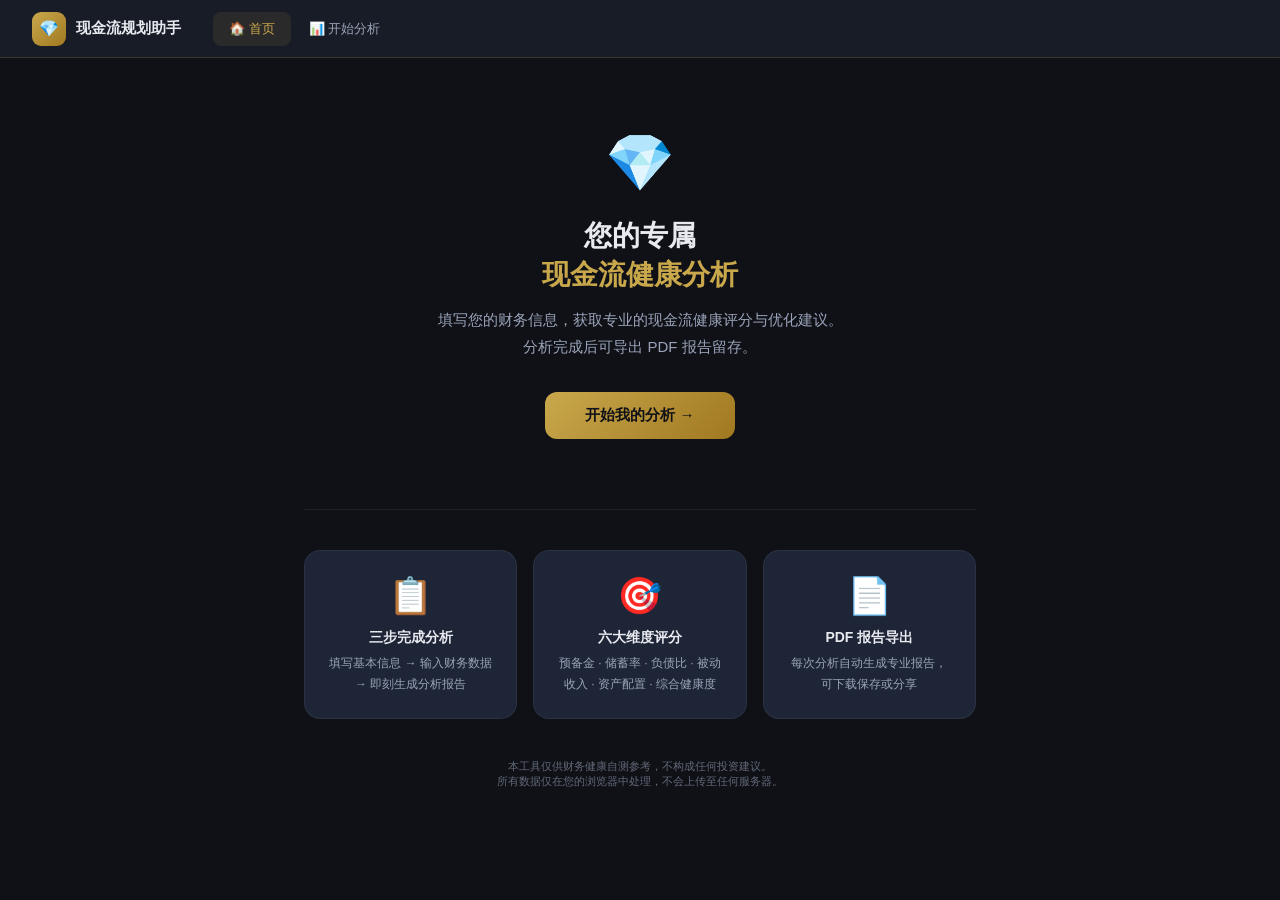
<file: index.html>
﻿<!DOCTYPE html>
<html lang="zh-CN">
<head>
<meta charset="UTF-8"/><meta name="viewport" content="width=device-width,initial-scale=1"/>
<title>现金流规划助手 · 专业财务健康分析</title>
<link rel="stylesheet" href="assets/style.css"/>
</head>
<body>

<nav class="nav">
  <a class="nav-brand" href="index.html">
    <div class="nav-logo">💎</div>
    <span class="nav-title">现金流规划助手</span>
  </a>
  <div class="nav-links">
    <a class="nav-link active" data-page="index" href="index.html">🏠 首页</a>
    <a class="nav-link" data-page="planner" href="planner.html">📊 开始分析</a>
  </div>
</nav>

<div class="main" style="text-align:center;max-width:720px">
  <div style="padding:40px 0 30px">
    <div style="font-size:56px;margin-bottom:20px">💎</div>
    <h1 style="font-size:28px;font-weight:800;margin-bottom:12px;line-height:1.4">您的专属<br><span class="c-gold">现金流健康分析</span></h1>
    <p style="font-size:15px;color:var(--text2);max-width:500px;margin:0 auto 32px;line-height:1.8">填写您的财务信息，获取专业的现金流健康评分与优化建议。<br>分析完成后可导出 PDF 报告留存。</p>
    <button class="btn btn-gold" style="font-size:15px;padding:14px 40px;border-radius:12px" onclick="location.href='planner.html'">开始我的分析 →</button>
  </div>

  <hr class="gd" style="margin:40px 0"/>

  <div class="grid3" style="margin-bottom:40px;text-align:left">
    <div class="card" style="text-align:center">
      <div style="font-size:36px;margin-bottom:12px">📋</div>
      <div style="font-size:14px;font-weight:600;margin-bottom:6px">三步完成分析</div>
      <div style="font-size:12px;color:var(--text2);line-height:1.7">填写基本信息 → 输入财务数据 → 即刻生成分析报告</div>
    </div>
    <div class="card" style="text-align:center">
      <div style="font-size:36px;margin-bottom:12px">🎯</div>
      <div style="font-size:14px;font-weight:600;margin-bottom:6px">六大维度评分</div>
      <div style="font-size:12px;color:var(--text2);line-height:1.7">预备金 · 储蓄率 · 负债比 · 被动收入 · 资产配置 · 综合健康度</div>
    </div>
    <div class="card" style="text-align:center">
      <div style="font-size:36px;margin-bottom:12px">📄</div>
      <div style="font-size:14px;font-weight:600;margin-bottom:6px">PDF 报告导出</div>
      <div style="font-size:12px;color:var(--text2);line-height:1.7">每次分析自动生成专业报告，可下载保存或分享</div>
    </div>
  </div>

  <div style="font-size:11px;color:var(--text2);opacity:.6">
    本工具仅供财务健康自测参考，不构成任何投资建议。<br>
    所有数据仅在您的浏览器中处理，不会上传至任何服务器。
  </div>
</div>

<script src="assets/app.js"></script>
<script>initNav('index');</script>
</body>
</html>
</file>
<file: assets/style.css>
:root{
  --gold:#c9a84c;--gold-light:#f0d080;--dark:#0f1117;--dark2:#181c26;
  --dark3:#232a3a;--card:#1e2536;--card2:#252d40;
  --text:#e8eaf0;--text2:#9aa3b8;--text3:#c5cad8;
  --green:#3ecf8e;--red:#e05555;--blue:#4d8fff;--purple:#8b5cf6;
  --orange:#f59e0b;
  --border:rgba(201,168,76,0.18);--border2:rgba(255,255,255,0.06);
  --shadow:0 4px 32px rgba(0,0,0,0.45);
}
*{box-sizing:border-box;margin:0;padding:0}
body{font-family:-apple-system,BlinkMacSystemFont,"PingFang SC","Microsoft YaHei",sans-serif;background:var(--dark);color:var(--text);min-height:100vh;display:flex;flex-direction:column}

/* ── NAV ── */
.nav{background:var(--dark2);border-bottom:1px solid var(--border);padding:0 32px;display:flex;align-items:center;height:58px;position:sticky;top:0;z-index:100;gap:0}
.nav-brand{display:flex;align-items:center;gap:10px;text-decoration:none;margin-right:32px}
.nav-logo{width:34px;height:34px;background:linear-gradient(135deg,var(--gold),#a07820);border-radius:9px;display:flex;align-items:center;justify-content:center;font-size:16px}
.nav-title{font-size:15px;font-weight:700;color:var(--text)}
.nav-links{display:flex;gap:2px;flex:1}
.nav-link{padding:8px 16px;border-radius:8px;font-size:13px;color:var(--text2);text-decoration:none;transition:all .2s;display:flex;align-items:center;gap:6px}
.nav-link:hover{color:var(--text);background:rgba(255,255,255,.05)}
.nav-link.active{color:var(--gold);background:rgba(201,168,76,.1)}
.nav-actions{margin-left:auto;display:flex;gap:8px;align-items:center}
.nav-badge{background:rgba(62,207,142,.15);border:1px solid rgba(62,207,142,.3);color:var(--green);padding:3px 10px;border-radius:20px;font-size:11px}

/* ── LAYOUT ── */
.main{flex:1;max-width:1280px;width:100%;margin:0 auto;padding:32px 24px}
.page-header{margin-bottom:28px}
.page-title{font-size:22px;font-weight:700}
.page-sub{font-size:14px;color:var(--text2);margin-top:4px}
.grid2{display:grid;grid-template-columns:1fr 1fr;gap:20px}
.grid3{display:grid;grid-template-columns:repeat(3,1fr);gap:16px}
.grid4{display:grid;grid-template-columns:repeat(4,1fr);gap:16px}

/* ── CARDS ── */
.card{background:var(--card);border:1px solid var(--border2);border-radius:16px;padding:24px}
.card.gb{border-color:var(--border)}
.card-title{font-size:14px;font-weight:600;color:var(--gold);margin-bottom:16px;display:flex;align-items:center;gap:8px}
.card-title .ico{font-size:16px}

/* ── KPI ── */
.kpi{background:var(--card);border:1px solid var(--border2);border-radius:14px;padding:18px 20px}
.kpi .lbl{font-size:12px;color:var(--text2);margin-bottom:6px}
.kpi .val{font-size:24px;font-weight:700}
.kpi .sub{font-size:12px;color:var(--text2);margin-top:4px}

/* ── COLORS ── */
.c-green{color:var(--green)}.c-red{color:var(--red)}.c-gold{color:var(--gold)}.c-blue{color:var(--blue)}.c-purple{color:var(--purple)}.c-orange{color:var(--orange)}

/* ── FORMS ── */
.fg{margin-bottom:14px}
.fg label{display:block;font-size:12px;color:var(--text2);margin-bottom:5px}
.fg input,.fg select,.fg textarea{width:100%;background:var(--dark3);border:1px solid var(--border2);color:var(--text);padding:9px 13px;border-radius:9px;font-size:13px;outline:none;transition:border-color .2s;font-family:inherit}
.fg input:focus,.fg select:focus,.fg textarea:focus{border-color:var(--gold)}
.fg textarea{resize:vertical;min-height:80px}
.fg .unit{position:relative}
.fg .unit input{padding-right:48px}
.uf{position:absolute;right:12px;top:50%;transform:translateY(-50%);font-size:11px;color:var(--text2)}
.frow{display:grid;grid-template-columns:1fr 1fr;gap:12px}
.frow3{display:grid;grid-template-columns:1fr 1fr 1fr;gap:12px}

/* ── BUTTONS ── */
.btn{padding:9px 18px;border-radius:9px;font-size:13px;font-weight:600;cursor:pointer;transition:all .2s;border:none;display:inline-flex;align-items:center;gap:6px}
.btn-gold{background:linear-gradient(135deg,var(--gold),#a07820);color:var(--dark)}
.btn-gold:hover{opacity:.9;transform:translateY(-1px)}
.btn-ghost{background:transparent;border:1px solid var(--border2);color:var(--text3)}
.btn-ghost:hover{border-color:var(--gold);color:var(--gold)}
.btn-green{background:rgba(62,207,142,.15);border:1px solid rgba(62,207,142,.3);color:var(--green)}
.btn-green:hover{background:rgba(62,207,142,.25)}
.btn-red{background:rgba(224,85,85,.12);border:1px solid rgba(224,85,85,.3);color:var(--red)}
.btn-red:hover{background:rgba(224,85,85,.2)}
.btn-full{width:100%;justify-content:center;padding:12px}
.btn-sm{padding:6px 12px;font-size:12px}

/* ── TABLE ── */
.tbl{width:100%;border-collapse:collapse}
.tbl th{font-size:11px;color:var(--text2);text-transform:uppercase;letter-spacing:.8px;padding:8px 12px;text-align:left;border-bottom:1px solid var(--border2)}
.tbl td{padding:12px;border-bottom:1px solid var(--border2);font-size:13px;color:var(--text3)}
.tbl tr:last-child td{border-bottom:none}
.tbl tr:hover td{background:rgba(255,255,255,.02)}

/* ── BADGES ── */
.badge{display:inline-flex;align-items:center;padding:3px 10px;border-radius:20px;font-size:11px;font-weight:600}
.badge-green{background:rgba(62,207,142,.15);color:var(--green);border:1px solid rgba(62,207,142,.25)}
.badge-yellow{background:rgba(201,168,76,.15);color:var(--gold);border:1px solid var(--border)}
.badge-red{background:rgba(224,85,85,.12);color:var(--red);border:1px solid rgba(224,85,85,.25)}
.badge-blue{background:rgba(77,143,255,.12);color:var(--blue);border:1px solid rgba(77,143,255,.25)}

/* ── PROGRESS ── */
.pw{margin-bottom:12px}
.ph{display:flex;justify-content:space-between;font-size:12px;margin-bottom:5px;color:var(--text2)}
.pt{height:7px;background:var(--dark3);border-radius:99px;overflow:hidden}
.pf{height:100%;border-radius:99px;transition:width .8s ease}

/* ── ADVICE BLOCKS ── */
.ab{background:var(--card2);border:1px solid var(--border2);border-radius:13px;padding:16px 18px;margin-bottom:12px}
.ab.urgent{border-color:rgba(224,85,85,.35)}.ab.warn{border-color:rgba(240,208,128,.3)}.ab.good{border-color:rgba(62,207,142,.3)}
.ah{display:flex;align-items:center;gap:8px;font-size:13px;font-weight:600;margin-bottom:8px}
.dot{width:7px;height:7px;border-radius:50%;flex-shrink:0}
.dot.r{background:var(--red)}.dot.y{background:var(--gold-light)}.dot.g{background:var(--green)}.dot.b{background:var(--blue)}
.abody{font-size:12px;color:var(--text3);line-height:1.8}
.abody strong{color:var(--text)}

/* ── WISDOM ── */
.wc{background:var(--card2);border-left:3px solid var(--gold);border-radius:0 10px 10px 0;padding:12px 14px;margin-bottom:10px}
.wa{font-size:10px;color:var(--gold);font-weight:700;margin-bottom:5px;text-transform:uppercase;letter-spacing:.8px}
.wt{font-size:12px;color:var(--text3);line-height:1.7}

/* ── SCORE RING ── */
.ring-wrap{display:flex;flex-direction:column;align-items:center}
.ring{position:relative;width:110px;height:110px}
.ring-center{position:absolute;top:50%;left:50%;transform:translate(-50%,-50%);text-align:center}
.ring-center .n{font-size:28px;font-weight:800;color:var(--gold)}
.ring-center .l{font-size:10px;color:var(--text2)}

/* ── TIMELINE ── */
.timeline{position:relative;padding-left:24px}
.timeline::before{content:'';position:absolute;left:7px;top:0;bottom:0;width:2px;background:var(--border2)}
.tl-item{position:relative;margin-bottom:20px}
.tl-dot{position:absolute;left:-20px;top:4px;width:14px;height:14px;border-radius:50%;border:2px solid var(--gold);background:var(--dark)}
.tl-dot.filled{background:var(--gold)}
.tl-time{font-size:11px;color:var(--text2);margin-bottom:4px}
.tl-title{font-size:13px;font-weight:600;color:var(--text);margin-bottom:4px}
.tl-body{font-size:12px;color:var(--text3);line-height:1.7}

/* ── TABS ── */
.tabs{display:flex;gap:4px;margin-bottom:20px;flex-wrap:wrap}
.tab{padding:7px 16px;border-radius:8px;font-size:12px;cursor:pointer;border:1px solid transparent;color:var(--text2);background:transparent;transition:all .2s}
.tab.active{background:var(--card);border-color:var(--border);color:var(--gold)}
.tp{display:none}.tp.active{display:block}

/* ── MODAL ── */
.modal-overlay{position:fixed;inset:0;background:rgba(0,0,0,.7);z-index:200;display:none;align-items:center;justify-content:center}
.modal-overlay.show{display:flex}
.modal{background:var(--card);border:1px solid var(--border);border-radius:18px;padding:28px;width:90%;max-width:520px;max-height:90vh;overflow-y:auto;animation:fu .25s ease}
.modal-title{font-size:16px;font-weight:700;margin-bottom:20px;display:flex;justify-content:space-between;align-items:center}
.modal-close{background:none;border:none;color:var(--text2);font-size:20px;cursor:pointer;padding:0 4px}
.modal-close:hover{color:var(--text)}

/* ── EMPTY STATE ── */
.empty{text-align:center;padding:60px 20px}
.empty .ico{font-size:48px;margin-bottom:12px;opacity:.4}
.empty .msg{font-size:15px;color:var(--text2);margin-bottom:16px}

/* ── TOAST ── */
#toast{position:fixed;bottom:24px;right:24px;z-index:300;display:flex;flex-direction:column;gap:8px}
.toast-item{background:var(--card);border:1px solid var(--border);border-radius:10px;padding:12px 16px;font-size:13px;color:var(--text);display:flex;align-items:center;gap:8px;box-shadow:var(--shadow);animation:fu .3s ease;min-width:240px}
.toast-item.success{border-color:rgba(62,207,142,.4)}
.toast-item.error{border-color:rgba(224,85,85,.4)}

/* ── SCORE BAR ── */
.score-bar{display:flex;align-items:center;gap:12px;margin-bottom:8px}
.score-bar .name{font-size:12px;color:var(--text3);width:90px;flex-shrink:0}
.score-bar .track{flex:1;height:6px;background:var(--dark3);border-radius:99px;overflow:hidden}
.score-bar .fill{height:100%;border-radius:99px}
.score-bar .num{font-size:11px;color:var(--text2);width:32px;text-align:right}

/* ── HORIZON BAR ── */
.hbar{display:flex;height:16px;border-radius:8px;overflow:hidden;margin-bottom:6px}
.hs{transition:width .6s ease}

/* ── DIVIDER ── */
hr.gd{border:none;border-top:1px solid var(--border2);margin:18px 0}

/* ── RESPONSIVE ── */
@media(max-width:900px){
  .grid2,.grid3,.grid4{grid-template-columns:1fr}
  .frow,.frow3{grid-template-columns:1fr}
  .nav{padding:0 16px}
  .main{padding:20px 16px}
}

/* ── ANIMATIONS ── */
@keyframes fu{from{opacity:0;transform:translateY(12px)}to{opacity:1;transform:translateY(0)}}
.fu{animation:fu .4s ease both}

/* ── PHASE INDICATOR ── */
.phases{display:flex;margin-bottom:24px}
.phase{flex:1;text-align:center;padding:10px 6px;font-size:11px;border-bottom:2px solid var(--border2);color:var(--text2)}
.phase.active{border-bottom-color:var(--gold);color:var(--gold);font-weight:600}
.phase .pn{display:block;width:22px;height:22px;border-radius:50%;background:var(--dark3);font-size:11px;font-weight:600;line-height:22px;margin:0 auto 5px}
.phase.active .pn{background:var(--gold);color:var(--dark)}

/* ── FEEDBACK STARS ── */
.stars{display:flex;gap:4px;margin-bottom:8px}
.star{font-size:22px;cursor:pointer;opacity:.35;transition:opacity .15s,transform .15s}
.star.active,.star:hover{opacity:1;transform:scale(1.1)}

/* ── CLIENT CARD ── */
.client-card{background:var(--card);border:1px solid var(--border2);border-radius:14px;padding:18px 20px;cursor:pointer;transition:all .2s}
.client-card:hover{border-color:var(--border);transform:translateY(-2px);box-shadow:var(--shadow)}
.client-card.selected{border-color:var(--gold);background:rgba(201,168,76,.05)}
.cc-name{font-size:15px;font-weight:700;margin-bottom:4px}
.cc-meta{font-size:12px;color:var(--text2);margin-bottom:10px}
.cc-stats{display:flex;gap:12px}
.cc-stat{font-size:11px;color:var(--text2)}.cc-stat strong{color:var(--text3)}

/* alloc items */
.ag{display:grid;grid-template-columns:repeat(4,1fr);gap:8px}
.ai{border-radius:10px;padding:12px 8px;text-align:center}
.ai .p{font-size:24px;font-weight:800}
.ai .n{font-size:11px;margin-top:3px;opacity:.8}
.ai .b{height:3px;border-radius:99px;margin-top:8px;opacity:.6}

/* ── STEP PANELS ── */
.step-panel{animation:fu .35s ease}

/* ── PDF OPTIMIZATIONS ── */
@media print{
  body{background:#fff !important;color:#111 !important}
  .nav,.step-panel .btn,#phases{display:none !important}
  .card,.kpi{border-color:#ddd !important;background:#fff !important}
  .card-title{color:#333 !important}
  .kpi .val{color:#111 !important}
  .kpi .lbl,.kpi .sub,.score-bar .name,.score-bar .num{color:#666 !important}
  .ab{background:#f9f9f9 !important;border-color:#ddd !important}
  .abody{color:#444 !important}
  .abody strong{color:#111 !important}
  .dot{border-color:#999 !important}
  .ring-center .n,.ring-center .l{color:#111 !important}
  .c-gold,.c-green,.c-red,.c-blue,.c-purple,.c-orange{color:#111 !important}
  .pf{opacity:.8 !important}
}
/* ── PDF PRINT MODE ── */
.pdf-mode{background:#fff!important}
.pdf-mode body{background:#fff!important;color:#111!important}
.pdf-mode .nav,.pdf-mode .step-panel .btn,.pdf-mode #phases{display:none!important}
.pdf-mode .card,.pdf-mode .kpi{border:1px solid #ddd!important;background:#fff!important;box-shadow:none!important}
.pdf-mode .card-title{color:#333!important}
.pdf-mode .kpi .val{color:#111!important}
.pdf-mode .kpi .lbl,.pdf-mode .kpi .sub,.pdf-mode .score-bar .name,.pdf-mode .score-bar .num{color:#666!important}
.pdf-mode .ab{background:#f5f5f5!important;border:1px solid #ddd!important}
.pdf-mode .abody{color:#444!important}
.pdf-mode .abody strong{color:#111!important}
.pdf-mode .dot{border:1px solid #999!important}
.pdf-mode .ring-center .n{color:#333!important}
.pdf-mode .ring-center .l{color:#666!important}
.pdf-mode .c-gold,.pdf-mode .c-green,.pdf-mode .c-red,.pdf-mode .c-blue,.pdf-mode .c-purple,.pdf-mode .c-orange{color:#333!important}
.pdf-mode #report-content{background:#fff!important}
</file>
